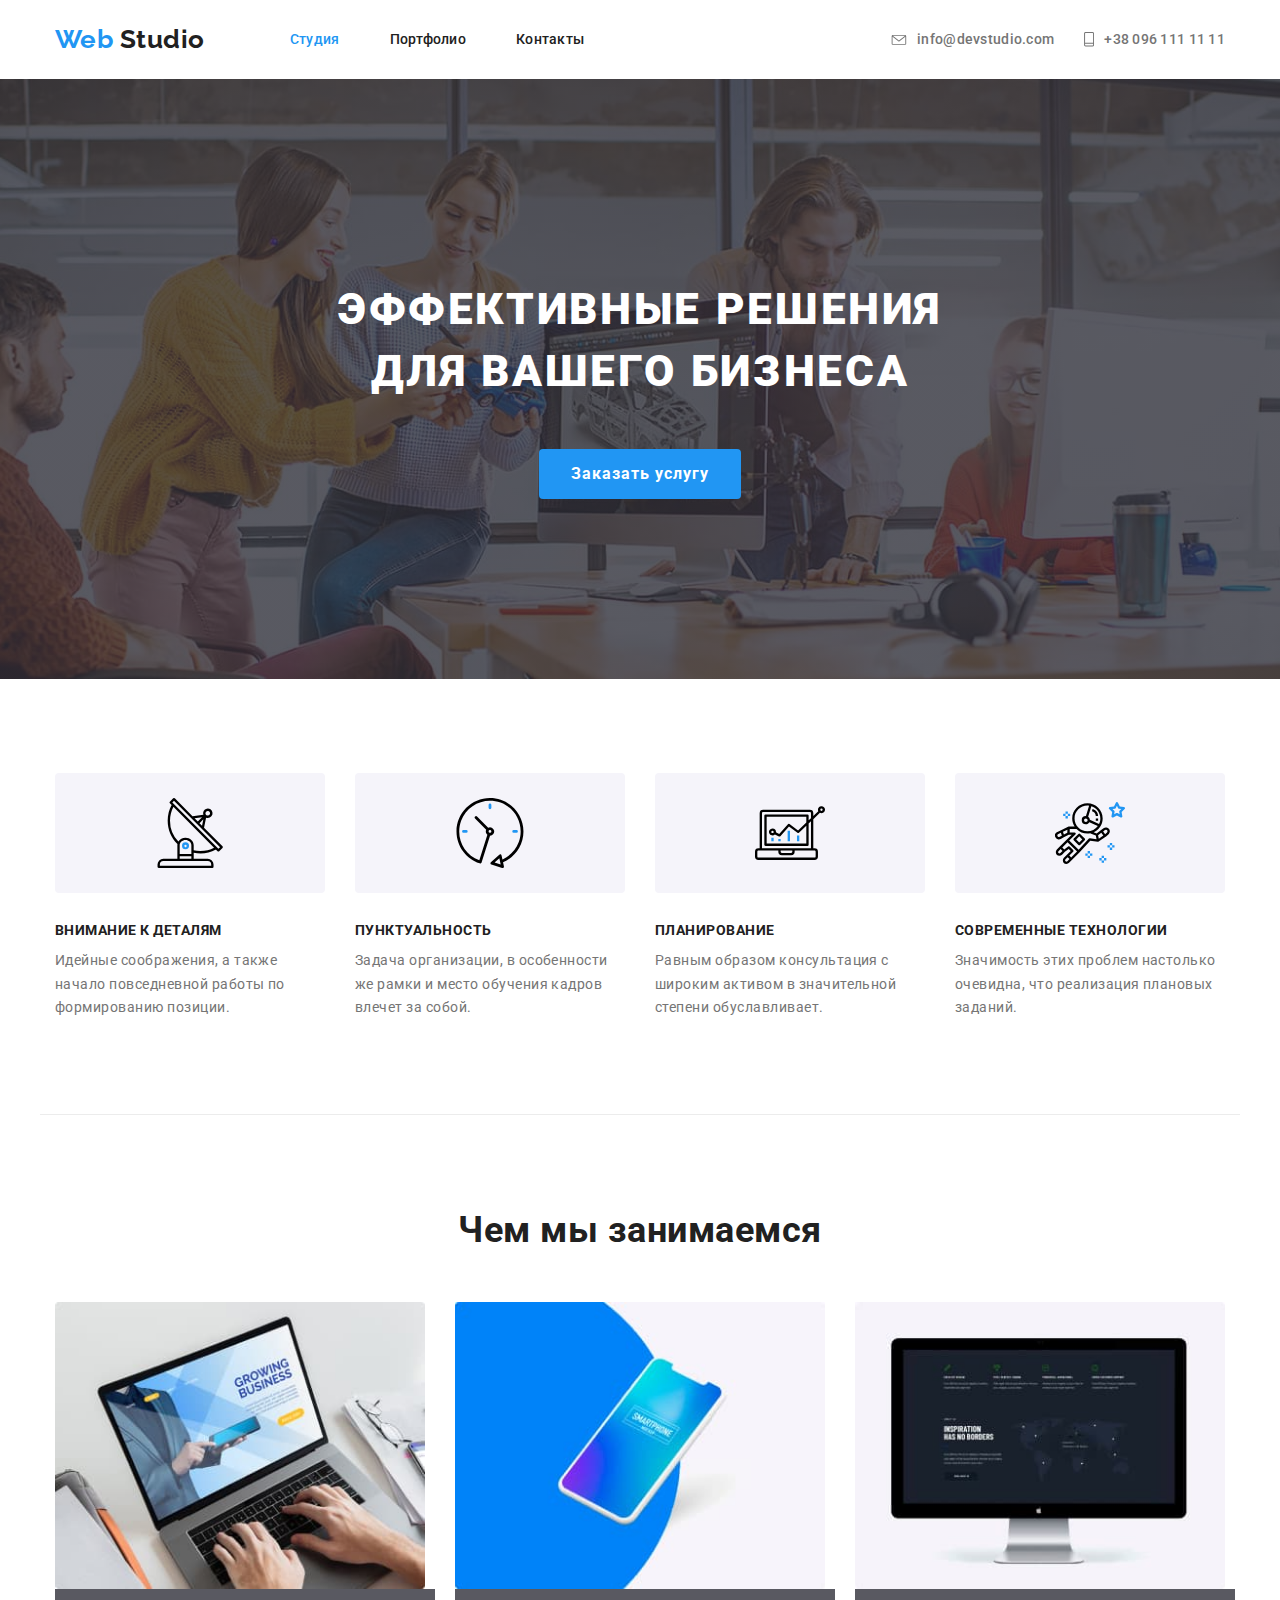
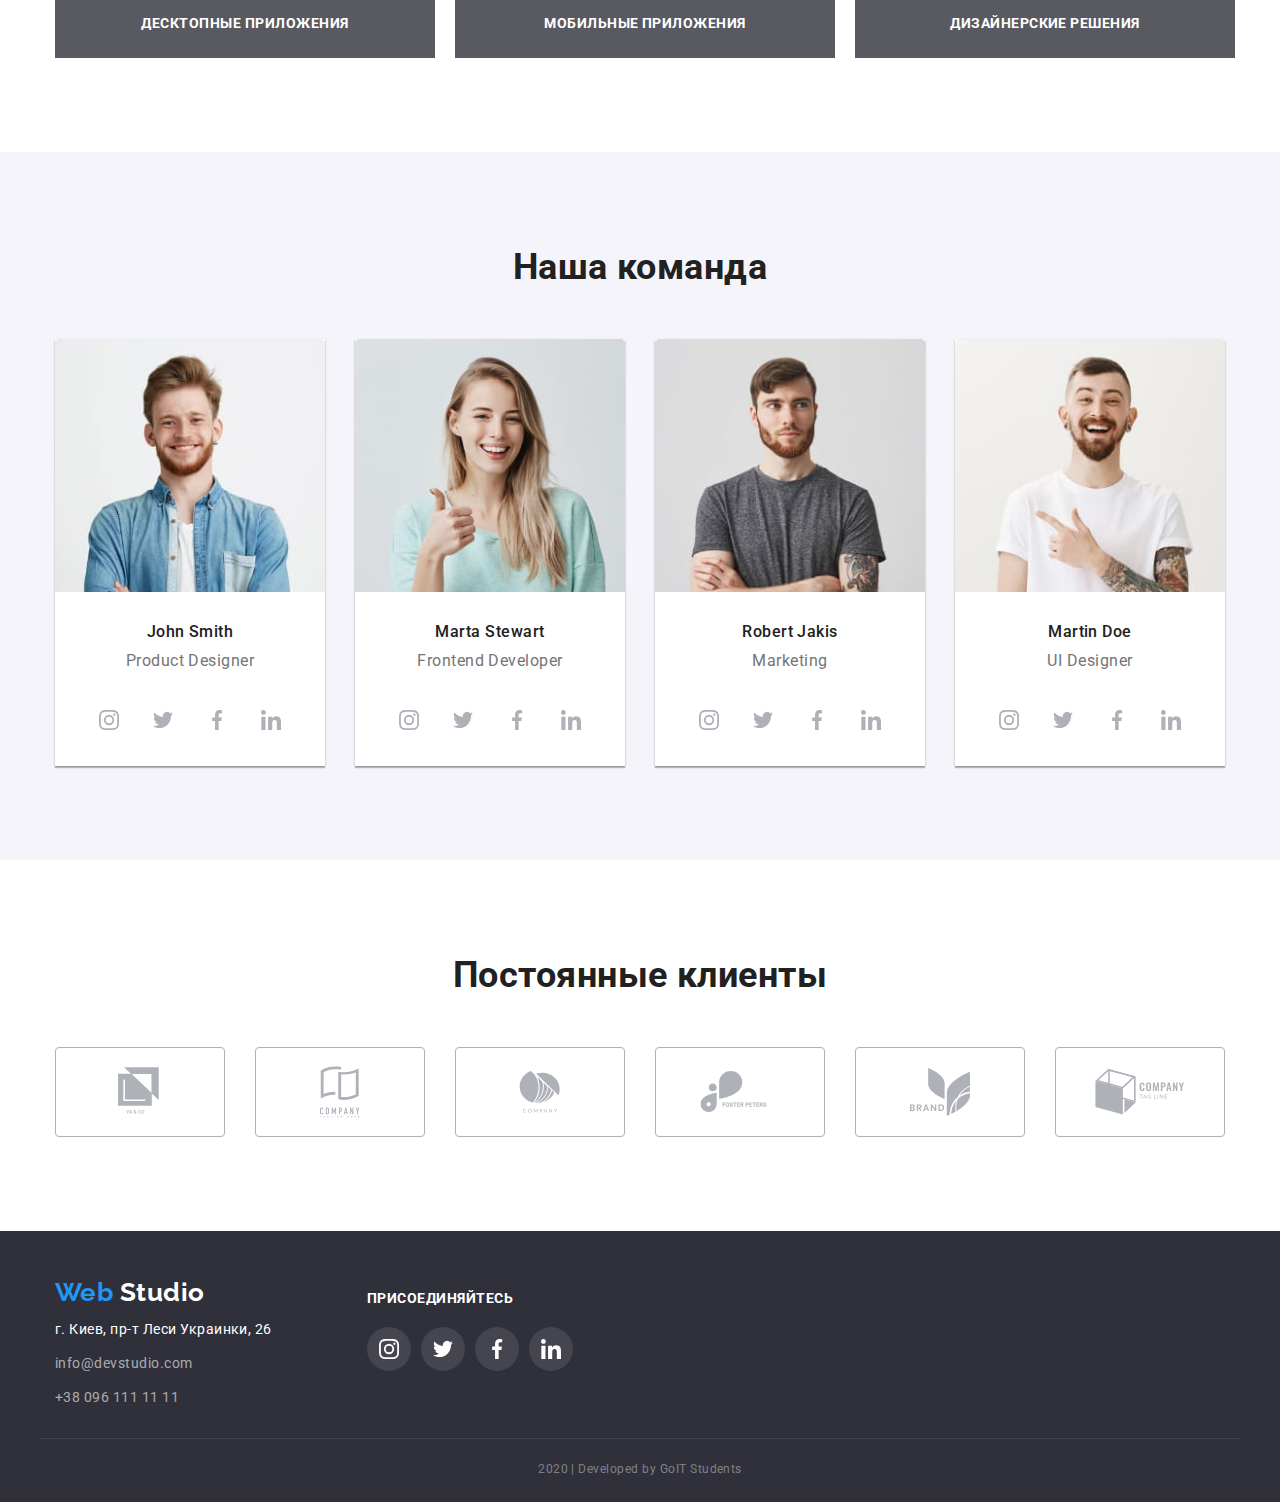
<file: index.html>
<!DOCTYPE html>
<html lang="ru">
  <head>
    <meta charset="UTF-8" />
    <meta name="viewport" content="width=device-width, initial-scale=1.0" />
    <title>Web Studio</title>
    <link
      href="https://fonts.googleapis.com/css2?family=Raleway:wght@700&family=Roboto:wght@400;500;700;900&display=swap"
      rel="stylesheet"
    />
    <link
      rel="stylesheet"
      href="https://cdnjs.cloudflare.com/ajax/libs/modern-normalize/0.6.0/modern-normalize.min.css"
    />
    <link rel="stylesheet" href="./css/style.css" />
  </head>
  <body>
    <header>
      <div class="container">
        <nav class="header-nav">
          <a class="logo-header" href="./index.html" lang="en"
            ><span>Web</span> Studio</a
          >
          <ul class="site-nav list">
            <li class="item">
              <a class="link current" href="./index.html">Студия</a>
            </li>
            <li class="item">
              <a class="link" href="./portfolio.html">Портфолио</a>
            </li>
            <li class="item"><a class="link" href="#">Контакты</a></li>
          </ul>

          <address class="nav-address">
            <a class="contact-link" href="mailto:info@devstudio.com">
              <svg class="contact-icon" width="16" height="10">
                <use href="./images/sprite.svg#icon-envelope"></use>
              </svg>
              info@devstudio.com</a
            >
            <a class="contact-link" href="tel:+380961111111">
              <svg class="contact-icon" width="10" height="15">
                <use href="./images/sprite.svg#icon-telephone"></use>
              </svg>
              +38 096 111 11 11</a
            >
          </address>
        </nav>
      </div>
    </header>
    <main>
      <!-- Секция-герой-->
      <section class="hero">
        <h1 class="hero-title">
          эффективные решения <br />
          для вашего бизнеса
        </h1>
        <a class="hero-button" href="#">Заказать услугу</a>
      </section>
      <!-- Секция с описанием компетенций веб студии-->
      <section class="competencies container">
        <h2 class="visually-hidden">Наши компетенции</h2>
        <ul class="competencies-list list">
          <li class="item">
            <div class="competencies-icon-container">
              <svg class="competencies-icon" width="70" height="70">
                <use href="./images/sprite.svg#icon-satellite-plate"></use>
              </svg>
            </div>
            <h3 class="title">Внимание к деталям</h3>
            <p class="description">
              Идейные соображения, а также начало повседневной работы по
              формированию позиции.
            </p>
          </li>
          <li class="item">
            <div class="competencies-icon-container">
              <svg class="competencies-icon" width="70" height="70">
                <use href="./images/sprite.svg#icon-clock"></use>
              </svg>
            </div>
            <h3 class="title">Пунктуальность</h3>
            <p class="description">
              Задача организации, в особенности же рамки и место обучения кадров
              влечет за собой.
            </p>
          </li>
          <li class="item">
            <div class="competencies-icon-container">
              <svg class="competencies-icon" width="70" height="70">
                <use href="./images/sprite.svg#icon-diagram"></use>
              </svg>
            </div>
            <h3 class="title">Планирование</h3>
            <p class="description">
              Равным образом консультация с широким активом в значительной
              степени обуславливает.
            </p>
          </li>
          <li class="item">
            <div class="competencies-icon-container">
              <svg class="competencies-icon" width="70" height="70">
                <use href="./images/sprite.svg#icon-astronaut"></use>
              </svg>
            </div>
            <h3 class="title">Современные технологии</h3>
            <p class="description">
              Значимость этих проблем настолько очевидна, что реализация
              плановых заданий.
            </p>
          </li>
        </ul>
      </section>
      <!-- Секция с описанием услуг веб-студии-->
      <section class="activities container">
        <h2 class="section-title">Чем мы занимаемся</h2>
        <ul class="examples list">
          <li class="item">
            <img src="./images/laptop.jpg" alt="ноутбук на столе" width="380" />
            <a class="link" href="#"> Десктопные приложения</a>
          </li>
          <li class="item">
            <img src="./images/mobile-phone.jpg" alt="мобильный телефон" /><a
              class="link"
              href="#"
              >Мобильные приложения
            </a>
          </li>
          <li class="item">
            <img
              src="./images/monitor.jpg"
              alt="монитор с изображением веб странички"
            />
            <a class="link" href="#">Дизайнерские решения</a>
          </li>
        </ul>
      </section>
      <!-- Секция с описанием команды веб студии-->
      <section class="team-section">
        <div class="container">
          <h2 class="section-title">Наша команда</h2>
          <ul class="team list">
            <li class="item">
              <img
                src="./images/john-smith.jpg"
                alt="фото джона смита"
                width="278"
              />
              <div class="team-card">
                <h3 class="title" lang="en">John Smith</h3>
                <p lang="en">Product Designer</p>
                <ul class="team-links list">
                  <li class="element">
                    <a href="#" aria-label="instagram">
                      <svg class="social-network-icon">
                        <use href="./images/sprite.svg#icon-instagram"></use>
                      </svg>
                    </a>
                  </li>
                  <li class="element">
                    <a href="#" aria-label="twitter"
                      ><svg class="social-network-icon">
                        <use href="./images/sprite.svg#icon-twitter"></use>
                      </svg>
                    </a>
                  </li>
                  <li class="element">
                    <a href="#" aria-label="facebook"
                      ><svg class="social-network-icon">
                        <use href="./images/sprite.svg#icon-facebook"></use>
                      </svg>
                    </a>
                  </li>
                  <li class="element">
                    <a href="#" aria-label="linkedin"
                      ><svg class="social-network-icon">
                        <use href="./images/sprite.svg#icon-linkedin"></use>
                      </svg>
                    </a>
                  </li>
                </ul>
              </div>
            </li>
            <li class="item">
              <img
                src="./images/marta-stewart.jpg"
                alt="фото марты стюарт"
                width="278"
              />

              <div class="team-card">
                <h3 class="title" lang="en">Marta Stewart</h3>
                <p lang="en">Frontend Developer</p>
                <ul class="team-links list">
                  <li class="element">
                    <a href="#" aria-label="instagram">
                      <svg class="social-network-icon">
                        <use href="./images/sprite.svg#icon-instagram"></use>
                      </svg>
                    </a>
                  </li>
                  <li class="element">
                    <a href="#" aria-label="twitter"
                      ><svg class="social-network-icon">
                        <use href="./images/sprite.svg#icon-twitter"></use>
                      </svg>
                    </a>
                  </li>
                  <li class="element">
                    <a href="#" aria-label="facebook"
                      ><svg class="social-network-icon">
                        <use href="./images/sprite.svg#icon-facebook"></use>
                      </svg>
                    </a>
                  </li>
                  <li class="element">
                    <a href="#" aria-label="linkedin"
                      ><svg class="social-network-icon">
                        <use href="./images/sprite.svg#icon-linkedin"></use>
                      </svg>
                    </a>
                  </li>
                </ul>
              </div>
            </li>
            <li class="item">
              <img
                src="./images/robert-jakis.jpg"
                alt="фото роберта жакиса"
                width="278"
              />
              <div class="team-card">
                <h3 class="title" lang="en">Robert Jakis</h3>
                <p lang="en">Marketing</p>
                <ul class="team-links list">
                  <li class="element">
                    <a href="#" aria-label="instagram">
                      <svg class="social-network-icon">
                        <use href="./images/sprite.svg#icon-instagram"></use>
                      </svg>
                    </a>
                  </li>
                  <li class="element">
                    <a href="#" aria-label="twitter"
                      ><svg class="social-network-icon">
                        <use href="./images/sprite.svg#icon-twitter"></use>
                      </svg>
                    </a>
                  </li>
                  <li class="element">
                    <a href="#" aria-label="facebook"
                      ><svg class="social-network-icon">
                        <use href="./images/sprite.svg#icon-facebook"></use>
                      </svg>
                    </a>
                  </li>
                  <li class="element">
                    <a href="#" aria-label="linkedin"
                      ><svg class="social-network-icon">
                        <use href="./images/sprite.svg#icon-linkedin"></use>
                      </svg>
                    </a>
                  </li>
                </ul>
              </div>
            </li>
            <li class="item">
              <img
                src="./images/martin-doe.jpg"
                alt="фото мартина дое"
                width="278"
              />
              <div class="team-card">
                <h3 class="title" lang="en">Martin Doe</h3>
                <p lang="en">UI Designer</p>
                <ul class="team-links list">
                  <li class="element">
                    <a href="#" aria-label="instagram">
                      <svg class="social-network-icon">
                        <use href="./images/sprite.svg#icon-instagram"></use>
                      </svg>
                    </a>
                  </li>
                  <li class="element">
                    <a href="#" aria-label="twitter"
                      ><svg class="social-network-icon">
                        <use href="./images/sprite.svg#icon-twitter"></use>
                      </svg>
                    </a>
                  </li>
                  <li class="element">
                    <a href="#" aria-label="facebook"
                      ><svg class="social-network-icon">
                        <use href="./images/sprite.svg#icon-facebook"></use>
                      </svg>
                    </a>
                  </li>
                  <li class="element">
                    <a href="#" aria-label="linkedin"
                      ><svg class="social-network-icon">
                        <use href="./images/sprite.svg#icon-linkedin"></use>
                      </svg>
                    </a>
                  </li>
                </ul>
              </div>
            </li>
          </ul>
        </div>
      </section>
      <!-- Секция с описанием клиентов-->
      <section class="clients-section container">
        <h2 class="section-title">Постоянные клиенты</h2>

        <ul class="clients list">
          <li class="item">
            <a class="clients-link" href="#">
              <svg class="client-icon" width="45" height="50">
                <use href="./images/sprite.svg#icon-client-logo-1"></use>
              </svg>
            </a>
          </li>
          <li class="item">
            <a class="clients-link" href="#">
              <svg class="client-icon" width="40" height="52">
                <use href="./images/sprite.svg#icon-client-logo-2"></use>
              </svg>
            </a>
          </li>
          <li class="item">
            <a class="clients-link" href="#">
              <svg class="client-icon" width="42" height="42">
                <use href="./images/sprite.svg#icon-client-logo-3"></use>
              </svg>
            </a>
          </li>
          <li class="item">
            <a class="clients-link" href="#">
              <svg class="client-icon" width="80" height="42">
                <use href="./images/sprite.svg#icon-cleint-logo-4"></use>
              </svg>
            </a>
          </li>
          <li class="item">
            <a class="clients-link" href="#">
              <svg class="client-icon" width="60" height="48">
                <use href="./images/sprite.svg#icon-client-logo-5"></use>
              </svg>
            </a>
          </li>
          <li class="item">
            <a class="clients-link" href="#">
              <svg class="client-icon" width="90" height="46">
                <use href="./images/sprite.svg#icon-client-logo-6"></use>
              </svg>
            </a>
          </li>
        </ul>
      </section>
    </main>
    <footer>
      <div class="container main-wrapper">
        <div class="contacts-wrapper">
          <a class="logo-footer" href="./index.html" lang="en"
            ><span class="logo-part">Web</span> Studio</a
          >
          <address class="main-address">
            <p class="text">г. Киев, пр-т Леси Украинки, 26</p>

            <a class="link" href="mailto:info@devstudio.com"
              >info@devstudio.com</a
            >
            <a class="link" href="tel:+380961111111">+38 096 111 11 11</a>
          </address>
        </div>

        <div class="join-wrapper">
          <p class="join-title">присоединяйтесь</p>
          <ul class="join list">
            <li class="item">
              <a class="join-link" href="#" aria-label="instagram">
                <svg class="join-icon" width="20" height="20">
                  <use href="./images/sprite.svg#icon-instagram"></use>
                </svg>
              </a>
            </li>
            <li class="item">
              <a class="join-link" href="#" aria-label="twitter">
                <svg class="join-icon" width="20" height="20">
                  <use href="./images/sprite.svg#icon-twitter"></use>
                </svg>
              </a>
            </li>
            <li class="item">
              <a class="join-link" href="#" aria-label="facebook">
                <svg class="join-icon" width="20" height="20">
                  <use href="./images/sprite.svg#icon-facebook"></use>
                </svg>
              </a>
            </li>
            <li class="item">
              <a class="join-link" href="#" aria-label="linkedin">
                <svg class="join-icon" width="20" height="20">
                  <use href="./images/sprite.svg#icon-linkedin"></use>
                </svg>
              </a>
            </li>
          </ul>
        </div>

        <div class="join-form"></div>
      </div>
      <p class="disclaimer">2020 | Developed by GoIT Students</p>
    </footer>
  </body>
</html>
</file>
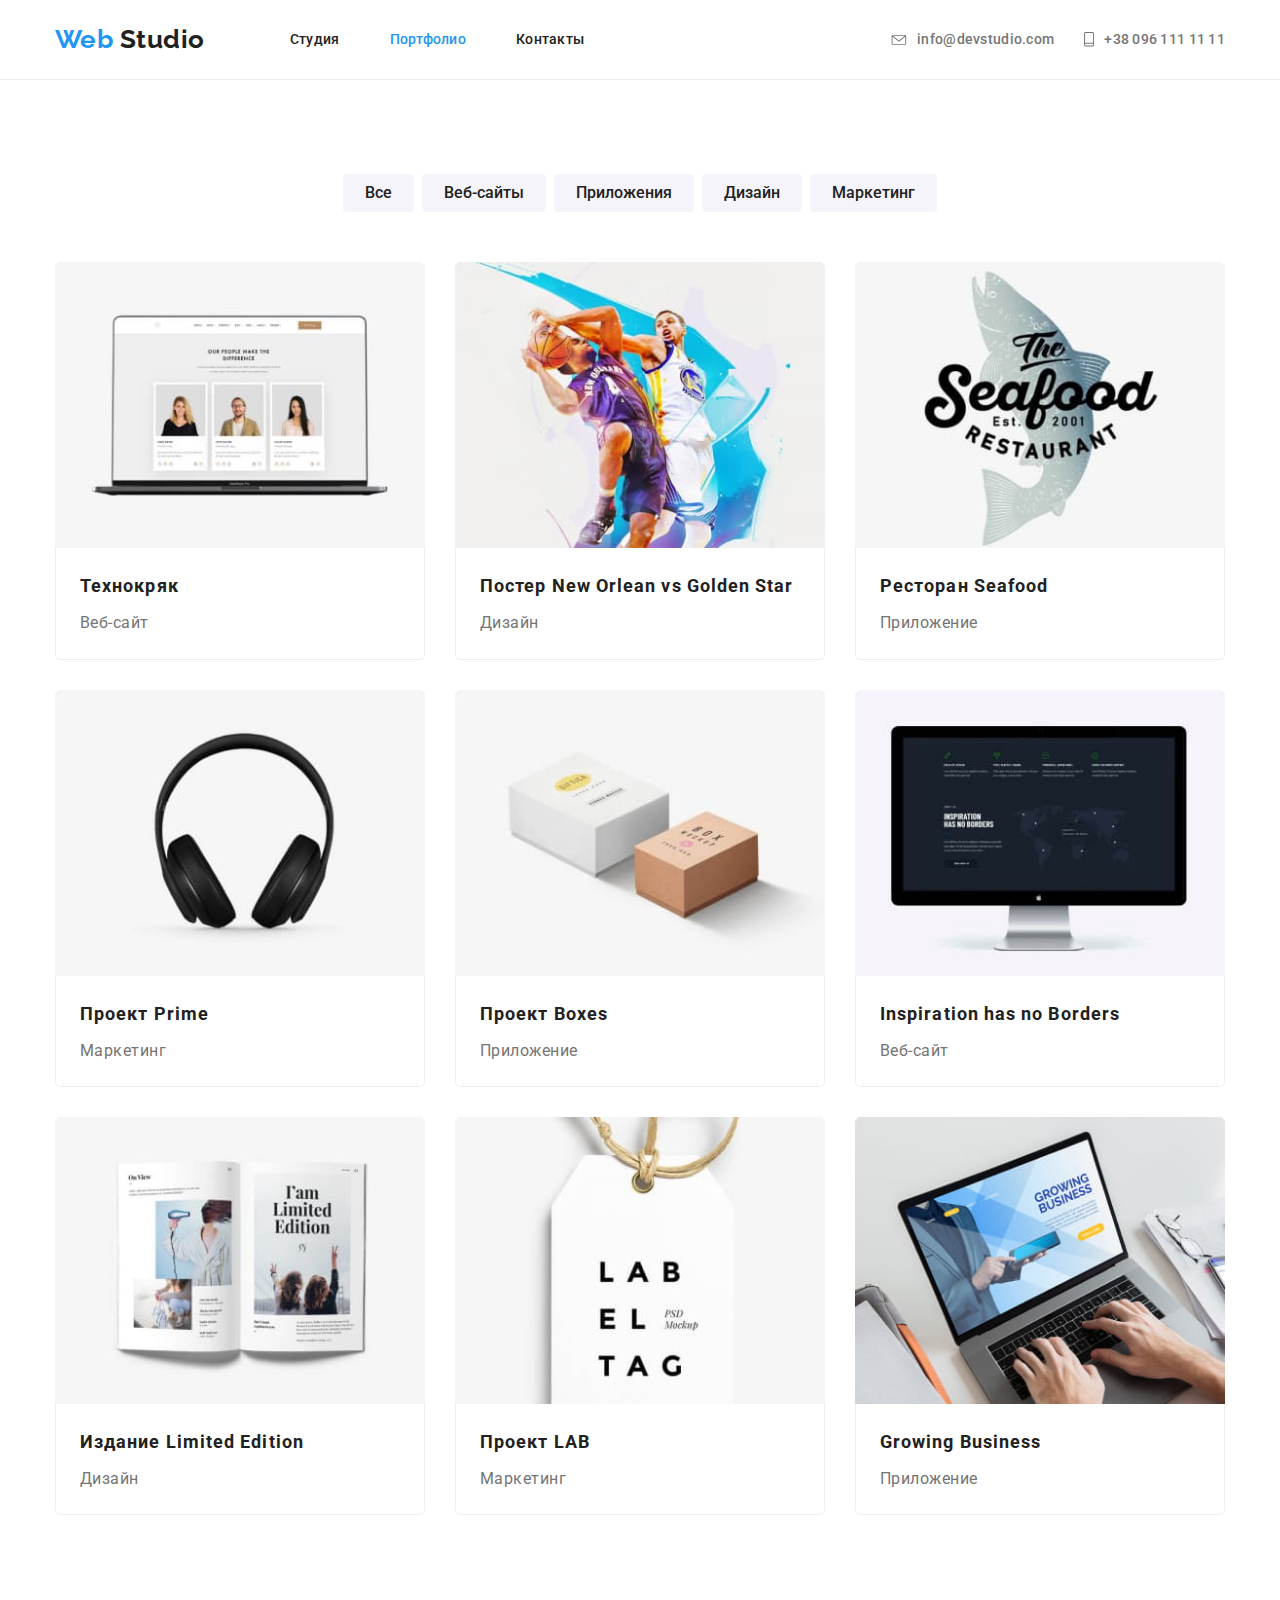
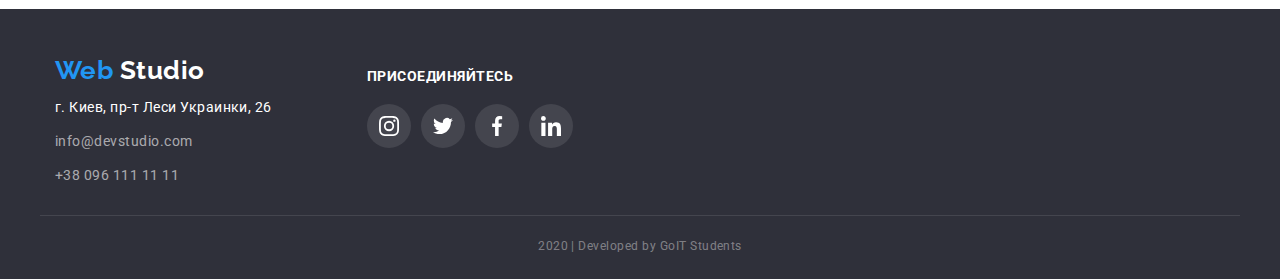
<file: portfolio.html>
<!DOCTYPE html>
<html lang="ru">
  <head>
    <meta charset="UTF-8" />
    <meta name="viewport" content="width=device-width, initial-scale=1.0" />
    <title>Web Studio</title>
    <link
      href="https://fonts.googleapis.com/css2?family=Raleway:wght@700&family=Roboto:wght@400;500;700;900&display=swap"
      rel="stylesheet"
    />
    <link
      rel="stylesheet"
      href="https://cdnjs.cloudflare.com/ajax/libs/modern-normalize/0.6.0/modern-normalize.min.css"
    />
    <link rel="stylesheet" href="./css/style.css" />
  </head>

  <body>
    <header>
      <div class="container">
        <nav class="header-nav">
          <a class="logo-header" href="./index.html" lang="en"
            ><span>Web</span> Studio</a
          >
          <ul class="site-nav list">
            <li class="item">
              <a class="link" href="./index.html">Студия</a>
            </li>
            <li class="item">
              <a class="link current" href="./portfolio.html">Портфолио</a>
            </li>
            <li class="item"><a class="link" href="#">Контакты</a></li>
          </ul>

          <address class="nav-address">
            <a class="contact-link" href="mailto:info@devstudio.com">
              <svg class="contact-icon" width="16" height="10">
                <use href="./images/sprite.svg#icon-envelope"></use>
              </svg>
              info@devstudio.com</a
            >
            <a class="contact-link" href="tel:+380961111111">
              <svg class="contact-icon" width="10" height="15">
                <use href="./images/sprite.svg#icon-telephone"></use>
              </svg>
              +38 096 111 11 11</a
            >
          </address>
        </nav>
      </div>
    </header>
    <main>
      <section class="portfolio">
        <div class="container">
          <h1 class="visually-hidden">Портфолио</h1>
          <div class="filter-menu">
            <button>Все</button>
            <button>Веб-сайты</button>
            <button>Приложения</button>
            <button>Дизайн</button>
            <button>Маркетинг</button>
          </div>
          <ul class="products list">
            <li class="item">
              <a href=""
                ><div class="card">
                  <img
                    src="./images/tekhnokriak.jpg"
                    alt="ноутбук с веб-сайтом на экране"
                  />
                  <div class="card-content">
                    <h2 class="product-name">Технокряк</h2>
                    <p class="product-type">Веб-сайт</p>
                    <p class="product-description">
                      Технокряк это современная площадка распространения
                      коронавируса. Компании используют эту платформу для
                      цифрового шпионажа и атак на защищённые сервера
                      конкурентов.
                    </p>
                  </div>
                </div>
              </a>
            </li>
            <li class="item">
              <a href=""
                ><div class="card">
                  <img
                    src="./images/poster-basketball.jpg"
                    alt="игроки в баскетболл "
                  />
                  <div class="card-content">
                    <h2 class="product-name">
                      Постер New Orlean vs Golden Star
                    </h2>
                    <p class="product-type">Дизайн</p>
                    <p class="product-description">
                      Lorem ipsum dolor sit amet consectetur adipisicing elit.
                      Fuga adipisci quos iure, nam incidunt nostrum accusamus
                      praesentium debitis exercitationem molestiae.
                    </p>
                  </div>
                </div>
              </a>
            </li>
            <li class="item">
              <a href=""
                ><div class="card">
                  <img
                    src="./images/restaurant-seafood.jpg"
                    alt="логотип ресторана"
                  />
                  <div class="card-content">
                    <h2 class="product-name">Ресторан Seafood</h2>
                    <p class="product-type">Приложение</p>
                    <p class="product-description">
                      Lorem ipsum dolor sit amet consectetur adipisicing elit.
                      Fuga adipisci quos iure, nam incidunt nostrum accusamus
                      praesentium debitis exercitationem molestiae.
                    </p>
                  </div>
                </div>
              </a>
            </li>
            <li class="item">
              <a href=""
                ><div class="card">
                  <img src="./images/project-prime.jpg" alt="наушники" />
                  <div class="card-content">
                    <h2 class="product-name">Проект Prime</h2>
                    <p class="product-type">Маркетинг</p>
                    <p class="product-description">
                      Lorem ipsum dolor sit amet consectetur adipisicing elit.
                      Fuga adipisci quos iure, nam incidunt nostrum accusamus
                      praesentium debitis exercitationem molestiae.
                    </p>
                  </div>
                </div>
              </a>
            </li>
            <li class="item">
              <a href=""
                ><div class="card">
                  <img src="./images/project-boxes.jpg" alt="коробки" />
                  <div class="card-content">
                    <h2 class="product-name">Проект Boxes</h2>
                    <p class="product-type">Приложение</p>
                    <p class="product-description">
                      Lorem ipsum dolor sit amet consectetur adipisicing elit.
                      Fuga adipisci quos iure, nam incidunt nostrum accusamus
                      praesentium debitis exercitationem molestiae.
                    </p>
                  </div>
                </div>
              </a>
            </li>
            <li class="item">
              <a href=""
                ><div class="card">
                  <img
                    src="./images/inspiration-has-no-borders.jpg"
                    alt="монитор"
                  />
                  <div class="card-content">
                    <h2 class="product-name">Inspiration has no Borders</h2>
                    <p class="product-type">Веб-сайт</p>
                    <p class="product-description">
                      Lorem ipsum dolor sit amet consectetur adipisicing elit.
                      Fuga adipisci quos iure, nam incidunt nostrum accusamus
                      praesentium debitis exercitationem molestiae.
                    </p>
                  </div>
                </div>
              </a>
            </li>
            <li class="item">
              <a href=""
                ><div class="card">
                  <img src="./images/limited-edition.jpg" alt="книга" />
                  <div class="card-content">
                    <h2 class="product-name">Издание Limited Edition</h2>
                    <p class="product-type">Дизайн</p>
                    <p class="product-description">
                      Lorem ipsum dolor sit amet consectetur adipisicing elit.
                      Fuga adipisci quos iure, nam incidunt nostrum accusamus
                      praesentium debitis exercitationem molestiae.
                    </p>
                  </div>
                </div>
              </a>
            </li>
            <li class="item">
              <a href="">
                <div class="card">
                  <img src="./images/project-lab.jpg" alt="лейбл" />
                  <div class="card-content">
                    <h2 class="product-name">Проект LAB</h2>
                    <p class="product-type">Маркетинг</p>
                    <p class="product-description">
                      Lorem ipsum dolor sit amet consectetur adipisicing elit.
                      Fuga adipisci quos iure, nam incidunt nostrum accusamus
                      praesentium debitis exercitationem molestiae.
                    </p>
                  </div>
                </div>
              </a>
            </li>
            <li class="item">
              <a href=""
                ><div class="card">
                  <img src="./images/growing-business.jpg" alt="ноутбук" />
                  <div class="card-content">
                    <h2 class="product-name">Growing Business</h2>
                    <p class="product-type">Приложение</p>
                    <p class="product-description">
                      Lorem ipsum dolor sit amet consectetur adipisicing elit.
                      Fuga adipisci quos iure, nam incidunt nostrum accusamus
                      praesentium debitis exercitationem molestiae.
                    </p>
                  </div>
                </div>
              </a>
            </li>
          </ul>
        </div>
      </section>
    </main>
    <footer>
      <div class="container main-wrapper">
        <div class="contacts-wrapper">
          <a class="logo-footer" href="./index.html" lang="en"
            ><span class="logo-part">Web</span> Studio</a
          >
          <address class="main-address">
            <p class="text">г. Киев, пр-т Леси Украинки, 26</p>

            <a class="link" href="mailto:info@devstudio.com"
              >info@devstudio.com</a
            >
            <a class="link" href="tel:+380961111111">+38 096 111 11 11</a>
          </address>
        </div>

        <div class="join-wrapper">
          <p class="join-title">присоединяйтесь</p>
          <ul class="join list">
            <li class="item">
              <a class="join-link" href="#" aria-label="instagram">
                <svg class="join-icon" width="20" height="20">
                  <use href="./images/sprite.svg#icon-instagram"></use>
                </svg>
              </a>
            </li>
            <li class="item">
              <a class="join-link" href="#" aria-label="twitter">
                <svg class="join-icon" width="20" height="20">
                  <use href="./images/sprite.svg#icon-twitter"></use>
                </svg>
              </a>
            </li>
            <li class="item">
              <a class="join-link" href="#" aria-label="facebook">
                <svg class="join-icon" width="20" height="20">
                  <use href="./images/sprite.svg#icon-facebook"></use>
                </svg>
              </a>
            </li>
            <li class="item">
              <a class="join-link" href="#" aria-label="linkedin">
                <svg class="join-icon" width="20" height="20">
                  <use href="./images/sprite.svg#icon-linkedin"></use>
                </svg>
              </a>
            </li>
          </ul>
        </div>

        <div class="join-form"></div>
      </div>
      <p class="disclaimer">2020 | Developed by GoIT Students</p>
    </footer>
  </body>
</html>
</file>
<file: css/style.css>
:root {
  --primary-text-color: #757575;
  --black-title-color: #212121;
  --white-title-color: #ffffff;
  --accent-color: #2196f3;
}

body {
  background-color: #fff;
  color: var(--primary-text-color);
  font-family: "Roboto", sans-serif;
  letter-spacing: 0.03em;
}

img {
  max-width: 100%;
  display: block;
  height: auto;
}

/* Утилиты */
.container {
  width: 1200px;
  margin-left: auto;
  margin-right: auto;
  padding-left: 15px;
  padding-right: 15px;
}

.list {
  list-style: none;
  margin: 0;
  padding: 0;
}

.visually-hidden {
  position: absolute;
  width: 1px;
  height: 1px;
  margin: -1px;
  border: 0;
  padding: 0;
  clip: rect(0 0 0 0);
  overflow: hidden;
}

/* HEADER */

/* Header-nav */

.header-nav {
  display: flex;
  align-items: center;
}
/* Logo */
.logo-header {
  color: var(--black-title-color);
  text-decoration: none;
  font-family: "Raleway", sans-serif;
  font-weight: 700;
  font-size: 26px;
  line-height: 1.2;
  display: inline-block;
}
.logo-header span {
  color: var(--accent-color);
}

/* Navigation links */
.site-nav {
  display: flex;
  margin-left: 85px;
}

.site-nav .item:not(:last-child) {
  margin-right: 50px;
}

.site-nav .link {
  display: block;
  padding-top: 32px;
  padding-bottom: 32px;

  color: var(--black-title-color);
  font-weight: 500;
  font-size: 14px;
  line-height: 1.1;
  letter-spacing: 0.02em;
  text-decoration: none;
}

.site-nav .link:hover,
.site-nav .link:focus {
  color: var(--accent-color);
}
.site-nav .current {
  color: var(--accent-color);
}

/* Contacts in the header */

.nav-address {
  margin-left: auto;
  display: inline-flex;
  align-items: center;
}
.contact-link {
  display: inline-flex;
  align-items: center;
  color: inherit;
  text-decoration: none;
  font-style: normal;
  font-weight: 500;
  font-size: 14px;
  line-height: 1.1;
  letter-spacing: 0.02em;
}
.contact-link:not(:last-child) {
  margin-right: 30px;
}

.contact-link:hover,
.contact-link:focus {
  color: var(--accent-color);
}

.contact-link:hover .contact-icon,
.contact-link:focus .contact-icon {
  fill: var(--accent-color);
}

.contact-icon {
  margin-right: 10px;
  fill: #757575;
}

/* Hero */
.hero {
  max-width: 1600px;
  height: 600px;
  margin-left: auto;
  margin-right: auto;
  padding-top: 200px;

  background-image: linear-gradient(
      to right,
      rgba(47, 48, 58, 0.8),
      rgba(47, 48, 58, 0.8)
    ),
    url(../images/hero-bg-image.jpg);
  background-color: rgb(47, 48, 58);
  background-size: cover;
  background-position: center;

  text-align: center;
}

.hero-title {
  color: var(--white-title-color);

  font-weight: 900;
  font-size: 44px;
  line-height: 1.4;
  letter-spacing: 0.06em;
  text-transform: uppercase;

  margin-top: 0;
  margin-bottom: 46px;
}

.hero-button {
  color: var(--white-title-color);
  background-color: var(--accent-color);
  text-decoration: none;
  font-weight: 700;
  font-size: 16px;
  line-height: 1.9;
  letter-spacing: 0.06em;

  display: inline-block;
  padding: 10px 32px;
  border-radius: 4px;
  min-width: 200px;
}

/* Компетенции */

.competencies {
  padding-top: 94px;
  padding-bottom: 94px;
  border-bottom: 1px solid #ececec;
}

.competencies-list {
  display: flex;
}
.competencies-list .item {
  width: 270px;
}

.competencies-icon-container {
  display: inline-flex;
  justify-content: center;
  align-items: center;
  width: 270px;
  height: 120px;
  background-color: #f5f4fa;
  border-radius: 4px;
  margin-bottom: 30px;
}

/* .competencies-list .item::before {
  content: "";
  display: block;
  height: 120px;
  margin-bottom: 30px;
  background-color: #f5f4fa;

  background-repeat: no-repeat;
  background-position: center;
}

.satellite-icon::before {
  background-image: url(../images/satellite-plate.svg);
}

.clock-icon::before {
  background-image: url(../images/clock.svg);
}

.diagram-icon::before {
  background-image: url(../images/diagram.svg);
}

.astronaut-icon::before {
  background-image: url(../images/astronaut.svg);
} */

.competencies-list .item:not(:last-child) {
  margin-right: 30px;
}

.competencies .title {
  color: var(--black-title-color);

  font-weight: 700;
  font-size: 14px;
  line-height: 1.1;
  text-transform: uppercase;

  margin-top: 0;
  margin-bottom: 10px;
}

.competencies .description {
  font-weight: 400;
  font-size: 14px;
  line-height: 1.7;
  margin: 0;
}

/* Секция с описанием услуг веб-студии */

.activities {
  padding-top: 94px;
  padding-bottom: 94px;
}
.section-title {
  color: var(--black-title-color);
  font-weight: 700;
  font-size: 36px;
  line-height: 1.2;
  text-align: center;
  margin-top: 0;
  margin-bottom: 50px;
}

.examples {
  display: flex;
  flex-wrap: wrap;
}

.examples .item {
  width: 370px;
  /* width: calc((100%-60px)/3); */
  margin-right: 30px;
}

.examples .item:nth-child(3n) {
  margin-right: 0;
}

.examples .link {
  display: inline-block;
  width: 380px;
  padding-top: 27px;
  padding-bottom: 27px;

  color: #fff;
  background: rgba(47, 48, 58, 0.8);
  text-decoration: none;

  font-weight: 700;
  font-size: 14px;
  line-height: 1.1;
  text-transform: uppercase;
  text-align: center;
}

/* Наша команда */
.team-section {
  background-color: #f5f4fa;
  padding-top: 94px;
  padding-bottom: 94px;
}

.team {
  display: flex;
  text-align: center;
}
.team .item {
  width: 270px;
  box-shadow: 0px 2px 1px rgba(0, 0, 0, 0.2), 0px 1px 1px rgba(0, 0, 0, 0.14),
    0px 1px 3px rgba(0, 0, 0, 0.12);
}

.team .item:not(:last-child) {
  margin-right: 30px;
}

.team-card {
  padding-left: 32px;
  padding-right: 32px;
  padding-bottom: 24px;
  padding-top: 30px;

  background-color: #ffffff;
}

.team .title {
  color: var(--black-title-color);

  font-weight: 500;
  font-size: 16px;
  line-height: 1.2;
  margin-top: 0;
  margin-bottom: 10px;
}

.team p {
  font-weight: 400;
  font-size: 16px;
  line-height: 1.2;
  margin-top: 0;
  margin-bottom: 28px;
}

.team-links {
  display: flex;
}

.team-links .element:not(:last-child) {
  margin-right: 10px;
}

.team-links a {
  display: inline-flex;
  justify-content: center;
  align-items: center;
  width: 44px;
  height: 44px;

  text-decoration: none;
  color: inherit;

  border-radius: 50px;
}

.team-links a:hover,
.team-links a:focus {
  background-color: var(--accent-color);
}

.team-links a:hover > .social-network-icon,
.team-links a:focus > .social-network-icon {
  fill: #ffffff;
}

.social-network-icon {
  height: 20px;
  width: 20px;
  fill: #afb1b8;
}

/* Постоянные клиенты */

.clients-section {
  padding-top: 94px;
  padding-bottom: 94px;
}

.clients {
  display: flex;
}

.clients .item:not(:last-child) {
  margin-right: 30px;
}
.clients-link {
  display: inline-flex;
  justify-content: center;
  align-items: center;
  width: 170px;
  height: 90px;
  border: 1px solid #afb1b8;
  border-radius: 4px;

  text-decoration: none;
  color: inherit;
}

.clients-link:hover,
.clients-link:focus {
  border: 1px solid var(--accent-color);
}

.clients-link:hover .client-icon,
.clients-link:focus .client-icon {
  fill: var(--accent-color);
}

.client-icon {
  fill: #afb1b8;
}
/* Футер */

footer {
  background-color: #2f303a;
  padding-top: 46px;
}

.main-wrapper {
  display: flex;
  padding-bottom: 28px;
  border-bottom: 1px solid rgba(255, 255, 255, 0.1);
  justify-content: space-between;
}

.contacts-wrapper {
  width: 230px;
}

.logo-footer {
  color: var(--white-title-color);
  text-decoration: none;
  font-family: "Raleway", sans-serif;
  font-weight: 700;
  font-size: 26px;
  line-height: 1.2;
  display: inline-block;
  margin-bottom: 10px;
}

.logo-footer span {
  color: var(--accent-color);
}

.main-address .text {
  margin-top: 0;
  margin-bottom: 10px;

  color: var(--white-title-color);
  font-weight: 400;
  font-style: normal;
  font-size: 14px;
  line-height: 1.7;
}

.main-address .link {
  margin-bottom: 10px;
  display: block;
  text-decoration: none;
  color: rgba(255, 255, 255, 0.6);
  font-style: normal;
  font-weight: 400;
  font-size: 14px;
  line-height: 1.7;
}

.main-address .link:last-child {
  margin-bottom: 0;
}

.main-address .link:hover,
.main-address .link:focus {
  color: var(--accent-color);
}

.join {
  display: flex;
  width: 206px;
}

.join-wrapper {
  width: 206px;
}

.join-title {
  margin-bottom: 20px;

  color: var(--white-title-color);

  font-weight: 700;
  font-size: 14px;
  line-height: 1.1;
  text-transform: uppercase;
}

.join .item {
  margin-right: 10px;
}
.join-link {
  display: inline-flex;
  justify-content: center;
  align-items: center;
  width: 44px;
  height: 44px;

  background-color: rgba(255, 255, 255, 0.1);
  border-radius: 50px;
  text-decoration: none;
  color: var(--white-title-color);
}

.join-link:hover,
.join-link:focus {
  background-color: var(--accent-color);
}

.join-icon {
  fill: #ffffff;
}

.join-form {
  width: 570px;
}

.disclaimer {
  padding-top: 18px;
  padding-bottom: 21px;
  margin: 0;
  color: rgba(255, 255, 255, 0.4);

  font-weight: 400;
  font-size: 12px;
  line-height: 2;
  text-align: center;
}

/* СТРАНИЦА ПОРТФОЛИО */

.portfolio {
  padding-top: 94px;
  padding-bottom: 94px;
  border-top: 1px solid #ececec;
}

/* Кнопки фильтра */

.filter-menu {
  margin-bottom: 50px;
  display: flex;
  justify-content: center;
}
.filter-menu button {
  margin-right: 8px;
  background-color: #f5f4fa;
  color: var(--black-title-color);

  font-weight: 500;
  font-size: 16px;
  line-height: 1.6;
  padding: 6px 22px;
  border-radius: 4px;
  border: transparent;
  cursor: pointer;
}
.filter-menu button:last-child {
  margin-right: 0;
}

.filter-menu button:hover,
.filter-menu button:focus,
.filter-menu button:active {
  background-color: var(--accent-color);
  color: #ffffff;
}

/* Список проектов */

.products {
  display: flex;
  flex-wrap: wrap;

  /* outline: 2px solid red;  */
}
.products .item {
  width: calc((100% - 60px) / 3);
  margin-right: 30px;
  margin-bottom: 30px;

  /* outline: 2px dotted blue;  */
}

.products .item:hover,
.products .item:focus {
  box-shadow: 1px 4px 6px rgba(0, 0, 0, 0.16), 0px 4px 4px rgba(0, 0, 0, 0.06),
    0px 1px 1px rgba(0, 0, 0, 0.12);
}

.products .item:nth-child(3n) {
  margin-right: 0;
}
.products .item:nth-last-child(-n + 3) {
  margin-bottom: 0;
}
.products a {
  display: block;
  text-decoration: none;
  color: inherit;
}

.card {
  border-radius: 5px;
  overflow: hidden;
}

.card-content {
  border-left: 1px solid #eeeeee;
  border-bottom: 1px solid #eeeeee;
  border-right: 1px solid #eeeeee;
  padding: 20px 24px 20px 24px;
  border-bottom-right-radius: 5px;
  border-bottom-left-radius: 5px;
}

.product-name {
  margin-top: 0;
  margin-bottom: 4px;

  color: var(--black-title-color);

  font-weight: 700;
  font-size: 18px;
  line-height: 2;
  letter-spacing: 0.06em;
}

.product-type {
  font-weight: 400;
  font-size: 16px;
  line-height: 1.9;
  margin-bottom: 0;
  margin-top: 0;
}

.product-description {
  font-weight: 400;
  font-size: 18px;
  line-height: 1.6;

  display: none;
}
</file>
